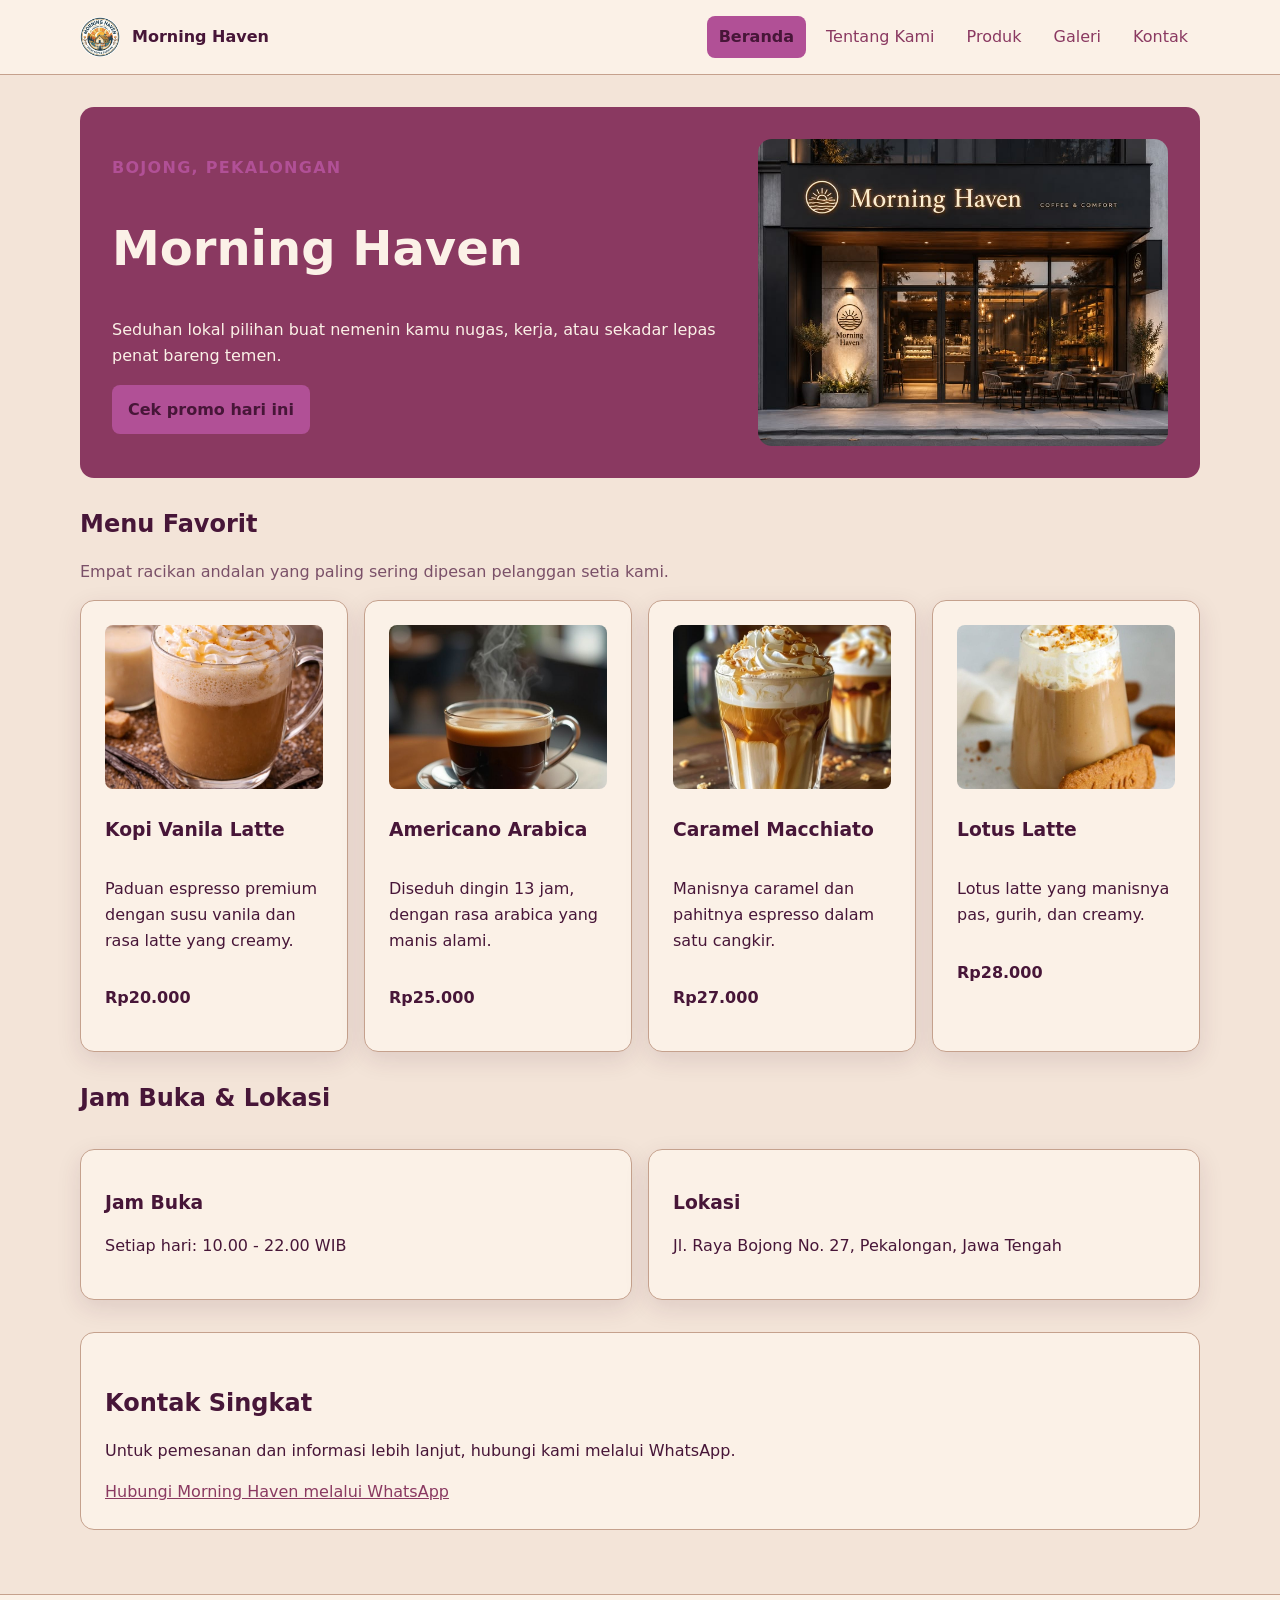
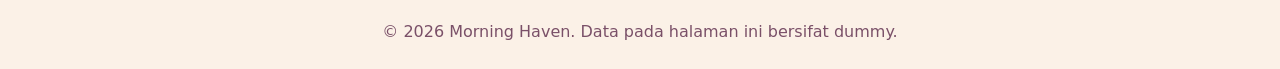
<file: index.html>
<!doctype html>
<html lang="id">
<head>
  <meta charset="utf-8">
  <meta name="viewport" content="width=device-width, initial-scale=1">
  <meta name="description" content="Morning Haven, teman nyantai dan nongkrong di Bojong, Pekalongan.">
  <title>Morning Haven - Teman Nyantai & Nongkrong</title>
  <link rel="stylesheet" href="css/style.css">

  <script src="js/app.js" defer></script>
</head>
<body>

<a class="skip-link" href="#konten">Lewati ke konten utama</a>

<header class="site-header">
  <nav class="nav container" aria-label="Navigasi utama">
    <a class="brand" href="index.html">
      <img src="assest/images/logo_morninghaven.jpeg" width="40" height="40" alt="Logo Morning Haven">
      <span>Morning Haven</span>
    </a>

    <details class="mobile-menu">
      <summary aria-label="Buka menu navigasi">
        <span class="hamburger" aria-hidden="true">☰</span>
        <span>Menu</span>
      </summary>

      <ul>
        <li><a aria-current="page" href="index.html">Beranda</a></li>
        <li><a href="tentang.html">Tentang Kami</a></li>
        <li><a href="produk.html">Produk</a></li>
        <li><a href="galeri.html">Galeri</a></li>
        <li><a href="kontak.html">Kontak</a></li>
      </ul>
    </details>

    <ul class="desktop-menu">
        <li><a aria-current="page" href="index.html">Beranda</a></li>
        <li><a href="tentang.html">Tentang Kami</a></li>
        <li><a href="produk.html">Produk</a></li>
        <li><a href="galeri.html">Galeri</a></li>
        <li><a href="kontak.html">Kontak</a></li>
    </ul>
  </nav>
</header>

<main id="konten" class="page container">

  <section class="hero">
    <div class="hero-content">
      <p class="eyebrow">Bojong, Pekalongan</p>
      <h1>Morning Haven</h1>
      <p>Seduhan lokal pilihan buat nemenin kamu nugas, kerja, atau sekadar lepas penat bareng temen.</p>
      <button id="promoButton" type="button">Cek promo hari ini</button>
    </div>

    <img
      class="hero-image"
      src="assest/images/tampak_depan_morninghaven.jpeg"
      width="1000"
      height="750"
      alt="Tampak depan kedai Morning Haven">
  </section>

  <section>
    <h2>Menu Favorit</h2>
    <p class="section-note">Empat racikan andalan yang paling sering dipesan pelanggan setia kami.</p>

    <div class="product-grid menu-4">
      <article class="product-card">
        <img class="product-photo" src="assest/images/kopi_vanilalatte.jpeg" width="400" height="300" loading="lazy" alt="Kopi Vanila Latte dalam gelas">
        <h3>Kopi Vanila Latte</h3>
        <p>Paduan espresso premium dengan susu vanila dan rasa latte yang creamy.</p>
        <p class="price">Rp20.000</p>
      </article>

      <article class="product-card">
        <img class="product-photo" src="assest/images/americano_arabica.jpeg" width="400" height="300" loading="lazy" alt="Americano Arabica dingin dalam gelas">
        <h3>Americano Arabica</h3>
        <p>Diseduh dingin 13 jam, dengan rasa arabica yang manis alami.</p>
        <p class="price">Rp25.000</p>
      </article>

      <article class="product-card">
        <img class="product-photo" src="assest/images/caramel_macchiato.jpeg" width="400" height="300" loading="lazy" alt="Caramel Macchiato dengan lapisan caramel">
        <h3>Caramel Macchiato</h3>
        <p>Manisnya caramel dan pahitnya espresso dalam satu cangkir.</p>
        <p class="price">Rp27.000</p>
      </article>

      <article class="product-card">
        <img class="product-photo" src="assest/images/lotus_latte.jpeg" width="400" height="300" loading="lazy" alt="Lotus Latte dalam gelas">
        <h3>Lotus Latte</h3>
        <p>Lotus latte yang manisnya pas, gurih, dan creamy.</p>
        <p class="price">Rp28.000</p>
      </article>
    </div>
  </section>

  <section class="info-section">
    <h2>Jam Buka &amp; Lokasi</h2>

    <div class="info-card">
      <h3>Jam Buka</h3>
      <p>Setiap hari: 10.00 - 22.00 WIB</p>
    </div>

    <div class="info-card">
      <h3>Lokasi</h3>
      <p>Jl. Raya Bojong No. 27, Pekalongan, Jawa Tengah</p>
    </div>
  </section>

  <section class="contact-section" id="kontak" aria-labelledby="kontak-title">
    <h2 id="kontak-title">Kontak Singkat</h2>
    <p>Untuk pemesanan dan informasi lebih lanjut, hubungi kami melalui WhatsApp.</p>
    <a href="https://wa.me/6282314117776" target="_blank" rel="noopener noreferrer">Hubungi Morning Haven melalui WhatsApp</a>
  </section>
</main>

<footer class="site-footer">
  <p>&copy; 2026 Morning Haven. Data pada halaman ini bersifat dummy.</p>
</footer>

<script src="js/script.js"></script>
</body>
</html>
</file>
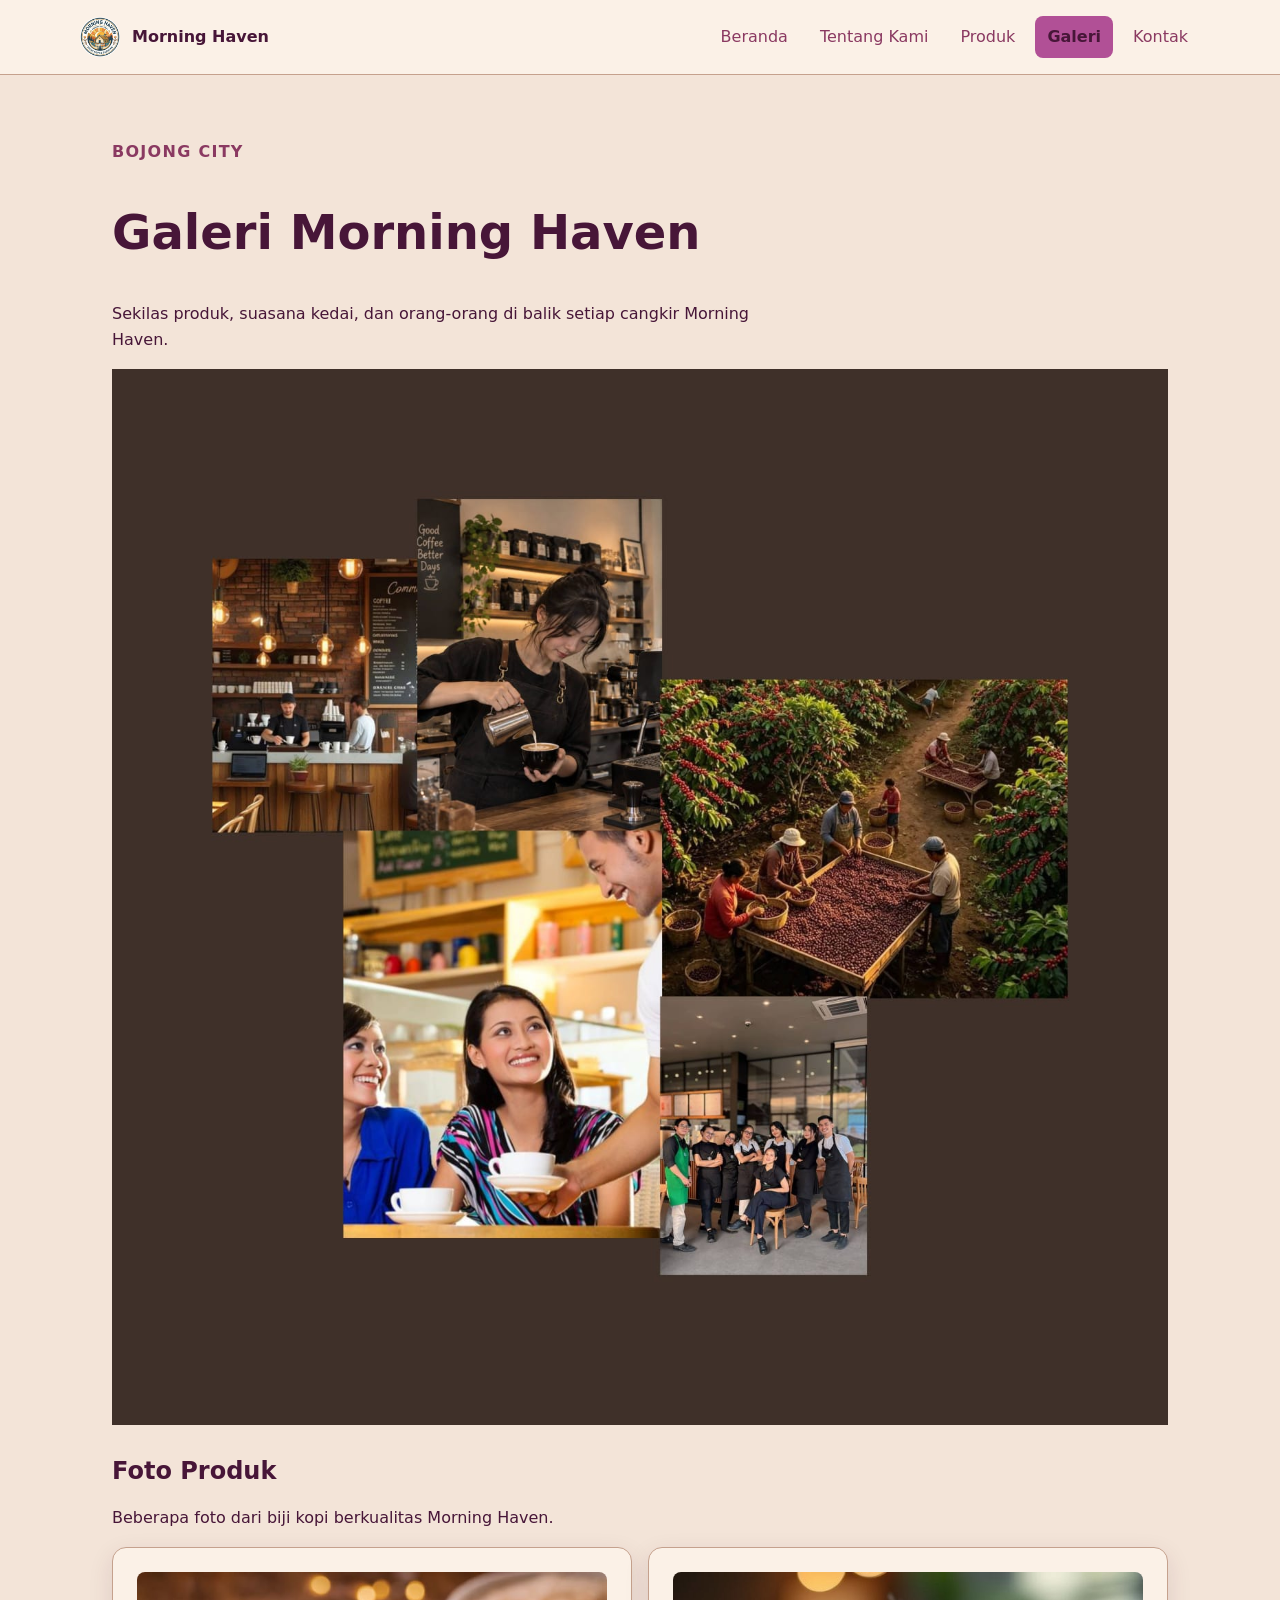
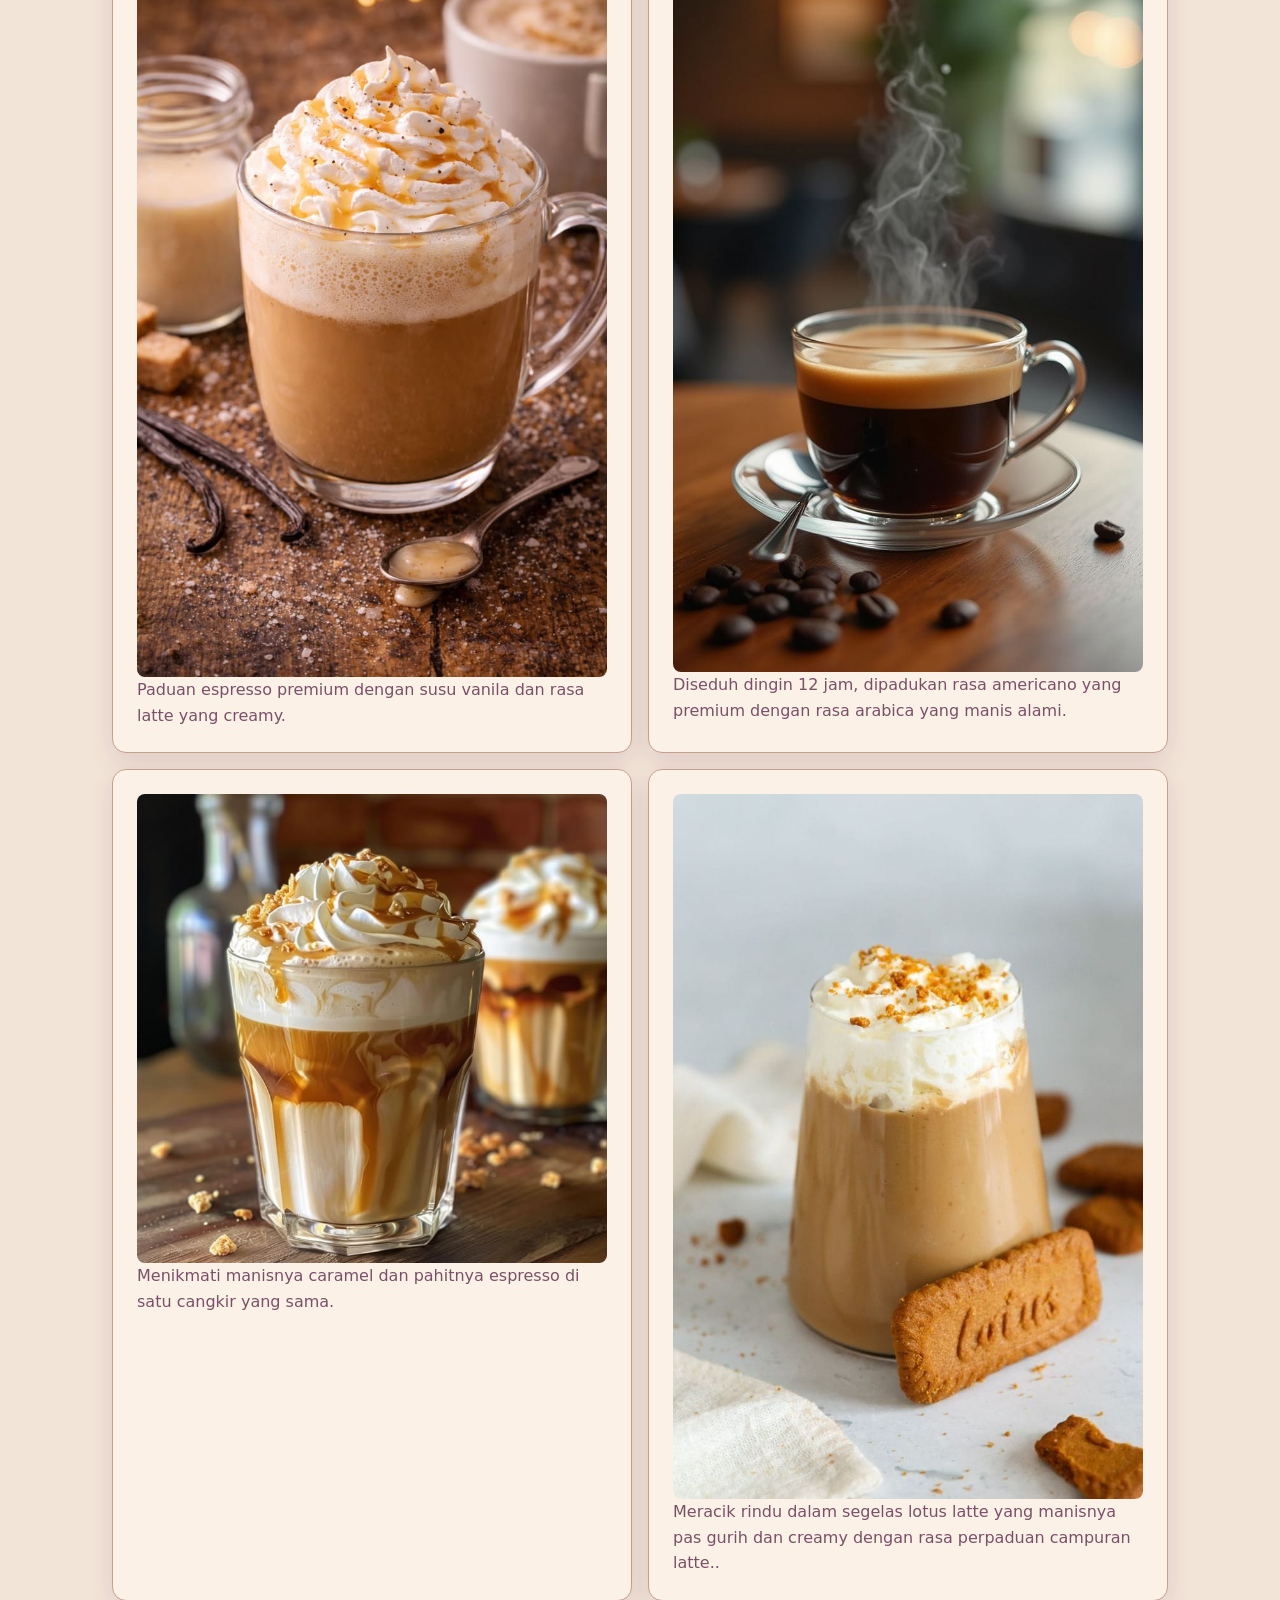
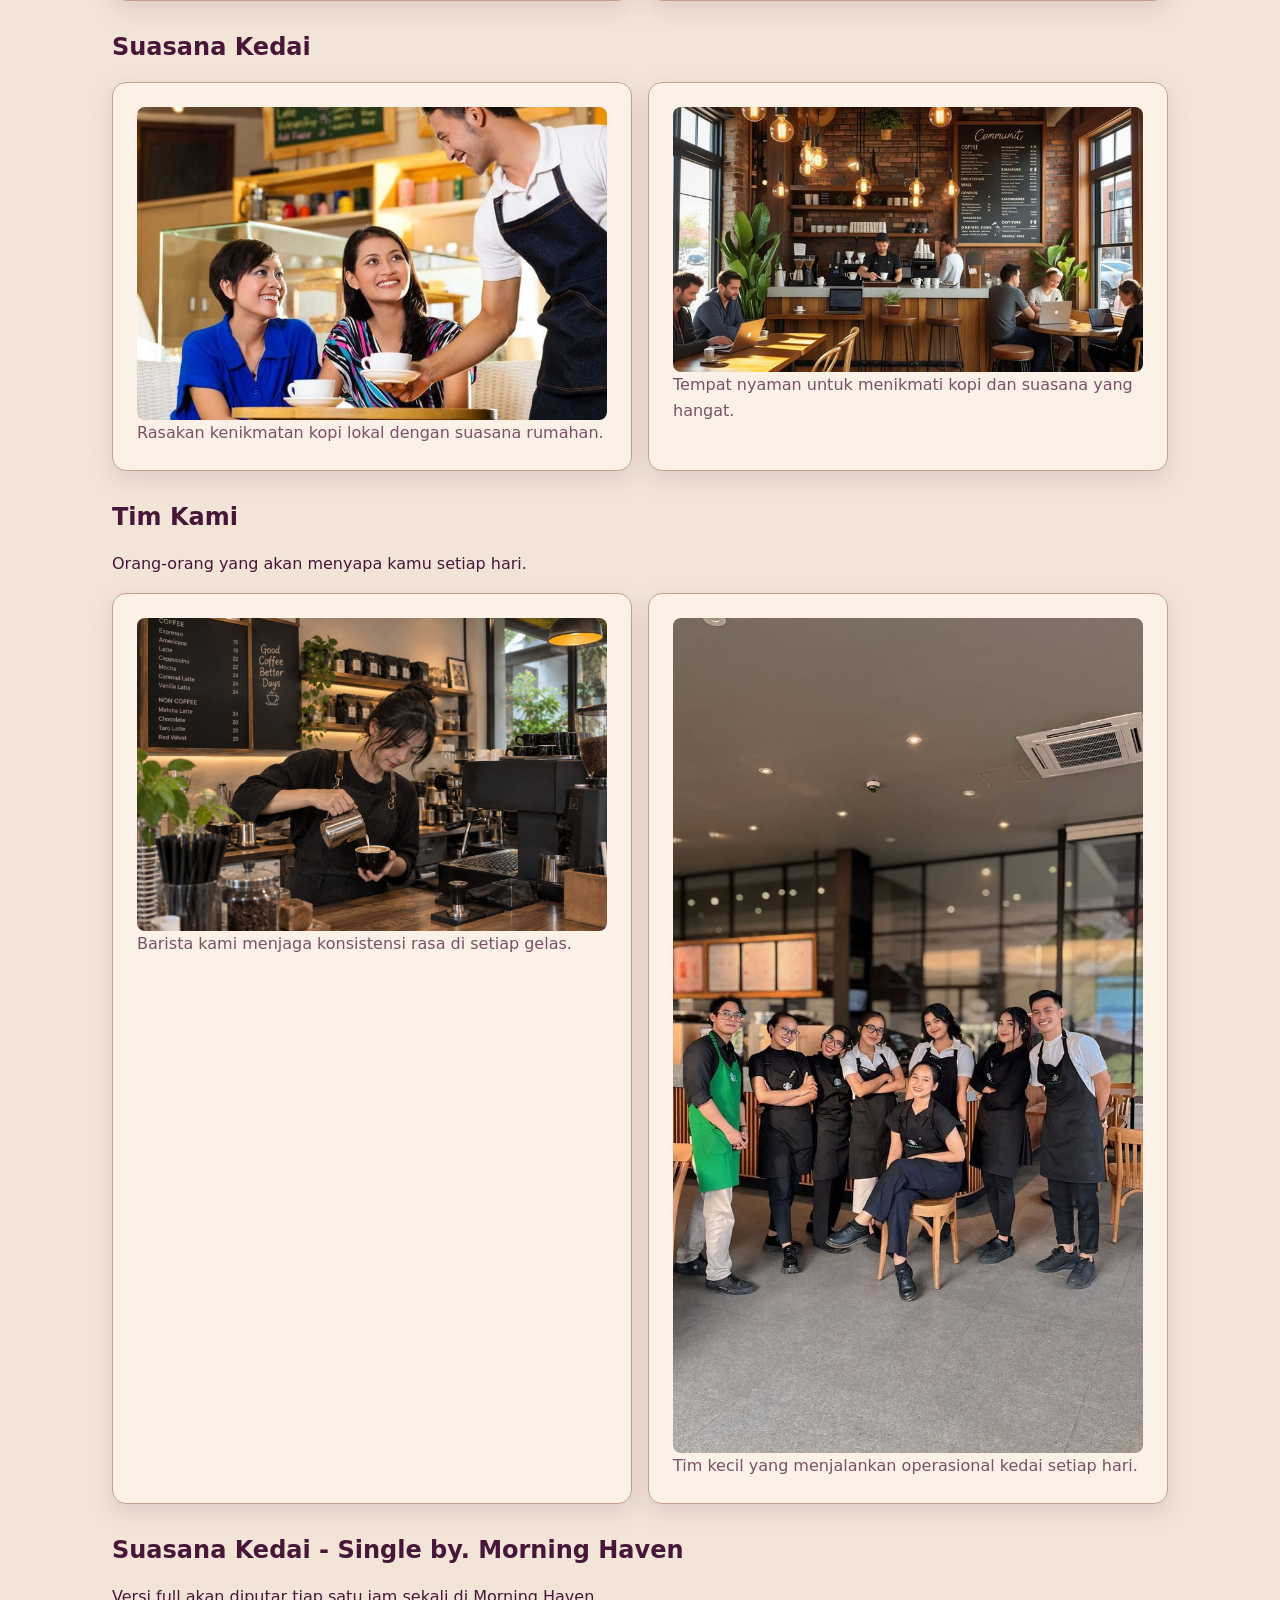
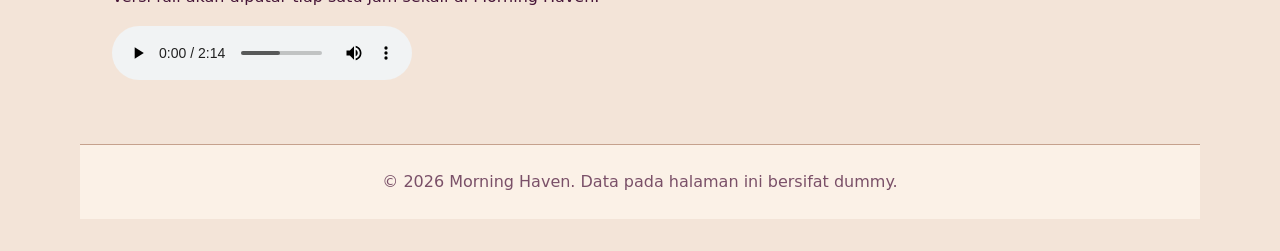
<file: galeri.html>
<!DOCTYPE html>
<html lang="id">

<head>
    <meta charset="utf-8" />
    <meta name="viewport" content="width=device-width, initial-scale=1" />
    <title>Morning Haven - Website UMKM</title>
    <link rel="icon" href="favicon.ico" sizes="any" />
    <link rel="stylesheet" href="css/style.css" />

    <script src="js/app.js" defer></script>
</head>

<body>
    <header class="site-header">
  <nav class="nav container" aria-label="Navigasi utama">
    <a class="brand" href="index.html">
      <img src="assest/images/logo_morninghaven.jpeg" width="40" height="40" alt="Logo Morning Haven">
      <span>Morning Haven</span>
    </a>

    <details class="mobile-menu">
      <summary aria-label="Buka menu navigasi">
        <span class="hamburger" aria-hidden="true">☰</span>
        <span>Menu</span>
      </summary>

      <ul>
        <li><a href="index.html">Beranda</a></li>
        <li><a href="tentang.html">Tentang Kami</a></li>
        <li><a href="produk.html">Produk</a></li>
        <li><a aria-current="page" href="galeri.html">Galeri</a></li>
        <li><a href="kontak.html">Kontak</a></li>
      </ul>
    </details>

    <ul class="desktop-menu">
        <li><a href="index.html">Beranda</a></li>
        <li><a href="tentang.html">Tentang Kami</a></li>
        <li><a href="produk.html">Produk</a></li>
        <li><a aria-current="page" href="galeri.html">Galeri</a></li>
        <li><a href="kontak.html">Kontak</a></li>
    </ul>
  </nav>
</header>

    <main id="konten" class="page">
    <main id="konten" class="page" tabindex="-1">
        <section class="about-hero" aria-labelledby="galeri-hero-title">
            <div class="about-copy">
                <span class="eyebrow">Bojong City</span>
                <h1 id="galeri-hero-title">Galeri Morning Haven</h1>
                <p class="about-desc">Sekilas produk, suasana kedai, dan orang-orang di balik setiap cangkir Morning Haven.</p>
            </div>
            <div class="about-img-wrapper">
                <img src="assest/images/galeri_morninghaven.jpeg"
                    alt="Bingkai tempoe doeloe Morning Haven" class="about-img" />
            </div>
        </section>

        <section class="section" aria-labelledby="produk-media-title">
            <div class="section-head">
                <h2 id="produk-media-title">Foto Produk</h2>
                <p>Beberapa foto dari biji kopi berkualitas Morning Haven.</p>
            </div>
            <div class="gallery-grid">
                <figure class="media-card">
                    <img src="assest/images/kopi_vanilalatte.jpeg" alt="Kopi Vanila latte mood booster terbaikku hari ini" />
                    <figcaption>Paduan espresso premium dengan susu vanila dan rasa latte yang creamy.</figcaption>
                </figure>
                <figure class="media-card">
                    <img src="assest/images/americano_arabica.jpeg" alt="Americano Arabica dengan disajikan segelas kopi pahit es bikin nagih" />
                    <figcaption>Diseduh dingin 12 jam, dipadukan rasa americano yang premium dengan rasa arabica yang manis alami.</figcaption>
                </figure>
                <figure class="media-card">
                    <img src="assest/images/caramel_macchiato.jpeg" alt="Caramel Macchiato dengan rasa caramel yang manis dan creamy" />
                    <figcaption> Menikmati manisnya caramel dan pahitnya espresso di satu cangkir yang sama.</figcaption>
                </figure>
                <figure class="media-card">
                    <img src="assest/images/lotus_latte.jpeg" alt="Lotus dengan perpaduan sempurna latte yang creamy" />
                    <figcaption> Meracik rindu dalam segelas lotus latte yang manisnya pas gurih dan creamy dengan rasa perpaduan campuran latte..</figcaption>
                </figure>
            </div>
        </section>

        <section class="section" aria-labelledby="suasana-title">
            <div class="section-head">
                <h2 id="suasana-title">Suasana Kedai</h2>
            </div>
            <div class="gallery-grid">
                <figure class="media-card">
                    <img src="assest/images/waiters_morninghaven.jpeg"
                        alt="Suasana kedai Morning Haven dengan waiters yang siap melayani" />
                    <figcaption>Rasakan kenikmatan kopi lokal dengan suasana rumahan.</figcaption>
                </figure>
                <figure class="media-card">
                    <img src="assest/images/suasana_morninghaven.jpeg" alt="Suasana pelanggan di kedai Morning Haven" />
                    <figcaption>Tempat nyaman untuk menikmati kopi dan suasana yang hangat.</figcaption>
                </figure>
            </div>
        </section>

        <section class="section" aria-labelledby="tim-title">
            <div class="section-head">
                <h2 id="tim-title">Tim Kami</h2>
                <p>Orang-orang yang akan menyapa kamu setiap hari.</p>
            </div>
            <div class="gallery-grid">
                <figure class="media-card">
                    <img src="assest/images/barista_morninghaven.jpeg" alt="Barista Morning Haven sedang menyeduh kopi" />
                    <figcaption>Barista kami menjaga konsistensi rasa di setiap gelas.</figcaption>
                </figure>
                <figure class="media-card">
                    <img src="assest/images/morninghaven_team.jpeg" alt="Tim Morning Haven berfoto bersama di depan kedai" />
                    <figcaption>Tim kecil yang menjalankan operasional kedai setiap hari.</figcaption>
                </figure>
            </div>
        </section>

        <section class="section" aria-labelledby="audio-title">
            <div class="section-head">
                <h2 id="audio-title">Suasana Kedai - Single by. Morning Haven</h2>
            </div>
            <div class="audio-wrap">
                <p id="audio-note" class="audio-caption">Versi full akan diputar tiap satu jam sekali di Morning Haven.</p>
                <audio controls aria-describedby="audio-note" class="audio-player"
                    src="assest/audio/suasana_kedai.mp3">
                    Browser Anda tidak mendukung pemutar audio.
                </audio>
            </div>
        </section>
    </main>

    <footer class="site-footer">
        <p>&copy; 2026 Morning Haven. Data pada halaman ini bersifat dummy.</p>
    </footer>

    <script src="js/script.js"></script>
</body>

</html>
</file>
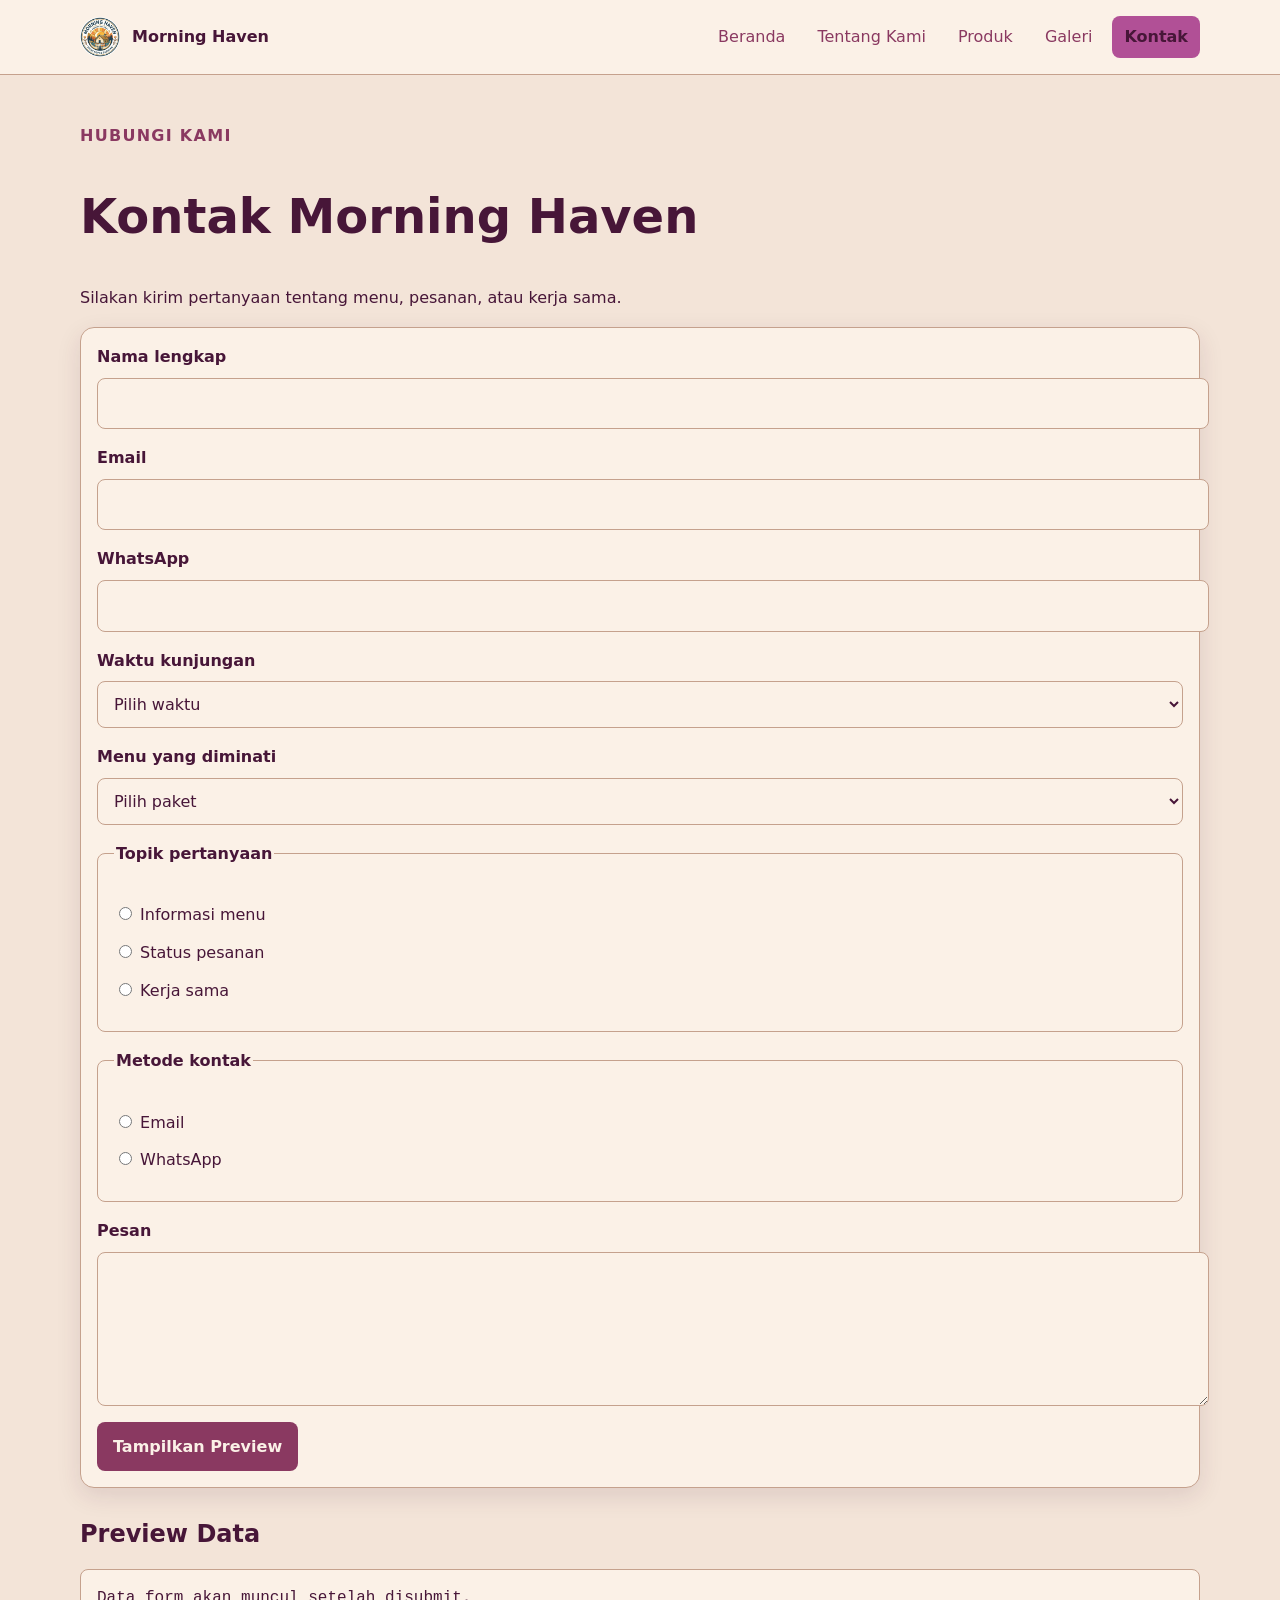
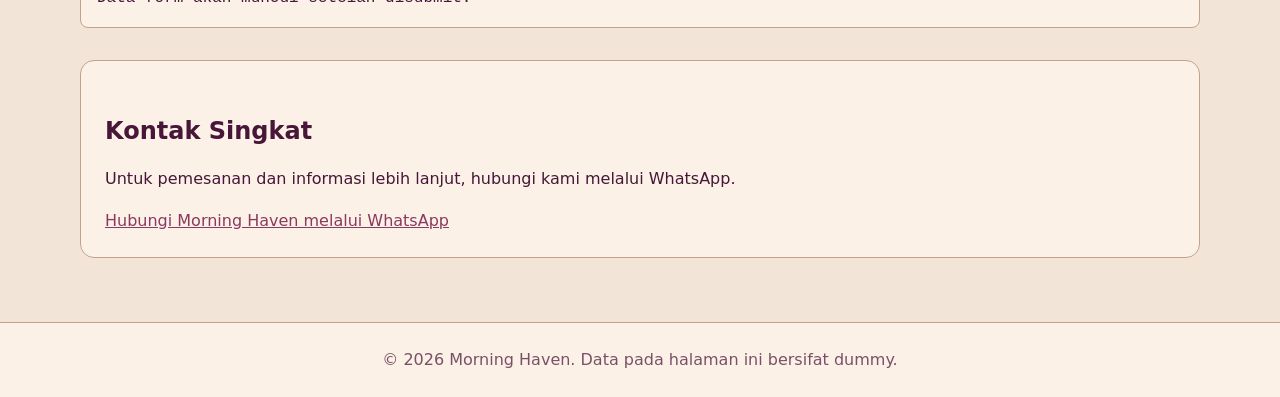
<file: kontak.html>
<!doctype html>
<html lang="id">
<head>
  <meta charset="utf-8">
  <meta name="viewport" content="width=device-width, initial-scale=1">
  <meta name="description" content="Morning Haven, teman nyantai dan nongkrong di Bojong, Pekalongan.">
  <title>Kontak Morning Haven</title>
  <link rel="stylesheet" href="css/style.css">
  <script src="js/form.js" defer></script>

  <script src="js/app.js" defer></script>
</head>
<body>

<a class="skip-link" href="#konten">Lewati ke konten utama</a>

<header class="site-header">
  <nav class="nav container" aria-label="Navigasi utama">
    <a class="brand" href="index.html">
      <img src="assest/images/logo_morninghaven.jpeg" width="40" height="40" alt="Logo Morning Haven">
      <span>Morning Haven</span>
    </a>

    <details class="mobile-menu">
      <summary aria-label="Buka menu navigasi">
        <span class="hamburger" aria-hidden="true">☰</span>
        <span>Menu</span>
      </summary>

      <ul>
        <li><a href="index.html">Beranda</a></li>
        <li><a href="tentang.html">Tentang Kami</a></li>
        <li><a href="produk.html">Produk</a></li>
        <li><a href="galeri.html">Galeri</a></li>
        <li><a aria-current="page" href="kontak.html">Kontak</a></li>
      </ul>
    </details>

    <ul class="desktop-menu">
        <li><a href="index.html">Beranda</a></li>
        <li><a href="tentang.html">Tentang Kami</a></li>
        <li><a href="produk.html">Produk</a></li>
        <li><a href="galeri.html">Galeri</a></li>
        <li><a aria-current="page" href="kontak.html">Kontak</a></li>
    </ul>
  </nav>
</header>

<main id="konten" class="page container">


  <section>
    <p class="eyebrow">Hubungi Kami</p>
    <h1>Kontak Morning Haven</h1>
    <p>
      Silakan kirim pertanyaan tentang menu, pesanan, atau kerja sama.
    </p>

    <form id="form-kontak" action="#" method="post">

      <div class="field">
        <label for="nama">Nama lengkap</label>
        <input
          id="nama"
          name="nama"
          type="text"
          autocomplete="name"
          required>
      </div>

      <div class="field">
        <label for="email">Email</label>
        <input
          id="email"
          name="email"
          type="email"
          autocomplete="email"
          required>
      </div>

      <div class="field">
        <label for="whatsapp">WhatsApp</label>
        <input
          id="whatsapp"
          name="whatsapp"
          type="tel"
          autocomplete="tel"
          required>
      </div>

      <div class="field">
        <label for="waktu">Waktu kunjungan</label>
        <select id="waktu" name="waktu" required>
          <option value="">Pilih waktu</option>
          <option value="pagi">Pagi</option>
          <option value="siang">Siang</option>
          <option value="sore">Sore</option>
          <option value="malam">Malam</option>
        </select>
      </div>

      <div class="field">
        <label for="paket">Menu yang diminati</label>
        <select id="paket" name="paket" required>
          <option value="">Pilih paket</option>
          <option value="latte">Latte</option>
          <option value="americano">Americano</option>
          <option value="lainnya">Lainnya</option>
        </select>
      </div>

      <fieldset>
        <legend>Topik pertanyaan</legend>

        <label>
          <input
            type="radio"
            name="topik"
            value="produk"
            required>
          Informasi menu
        </label>

        <label>
          <input
            type="radio"
            name="topik"
            value="pesanan">
          Status pesanan
        </label>

        <label>
          <input
            type="radio"
            name="topik"
            value="kerja sama">
          Kerja sama
        </label>
      </fieldset>

      <fieldset>
        <legend>Metode kontak</legend>

        <label>
          <input
            type="radio"
            name="metode"
            value="email">
          Email
        </label>

        <label>
          <input
            type="radio"
            name="metode"
            value="whatsapp">
          WhatsApp
        </label>
      </fieldset>

      <div class="field">
        <label for="pesan">Pesan</label>
        <textarea
          id="pesan"
          name="pesan"
          rows="5"
          minlength="10"
          required></textarea>
      </div>

      <button type="submit">Tampilkan Preview</button>

    </form>
  </section>

  <section aria-labelledby="preview-title">
    <h2 id="preview-title">Preview Data</h2>
    <pre id="preview-form" aria-live="polite">Data form akan muncul setelah disubmit.</pre>
  </section>

  <section
    class="contact-section"
    id="kontak"
    aria-labelledby="kontak-title">

    <h2 id="kontak-title">Kontak Singkat</h2>

    <p>
      Untuk pemesanan dan informasi lebih lanjut, hubungi kami melalui WhatsApp.
    </p>

    <a
      href="https://wa.me/6282314117776"
      target="_blank"
      rel="noopener noreferrer">
      Hubungi Morning Haven melalui WhatsApp
    </a>

  </section>


</main>

<footer class="site-footer">
  <p>&copy; 2026 Morning Haven. Data pada halaman ini bersifat dummy.</p>
</footer>

</body>
</html>
</file>
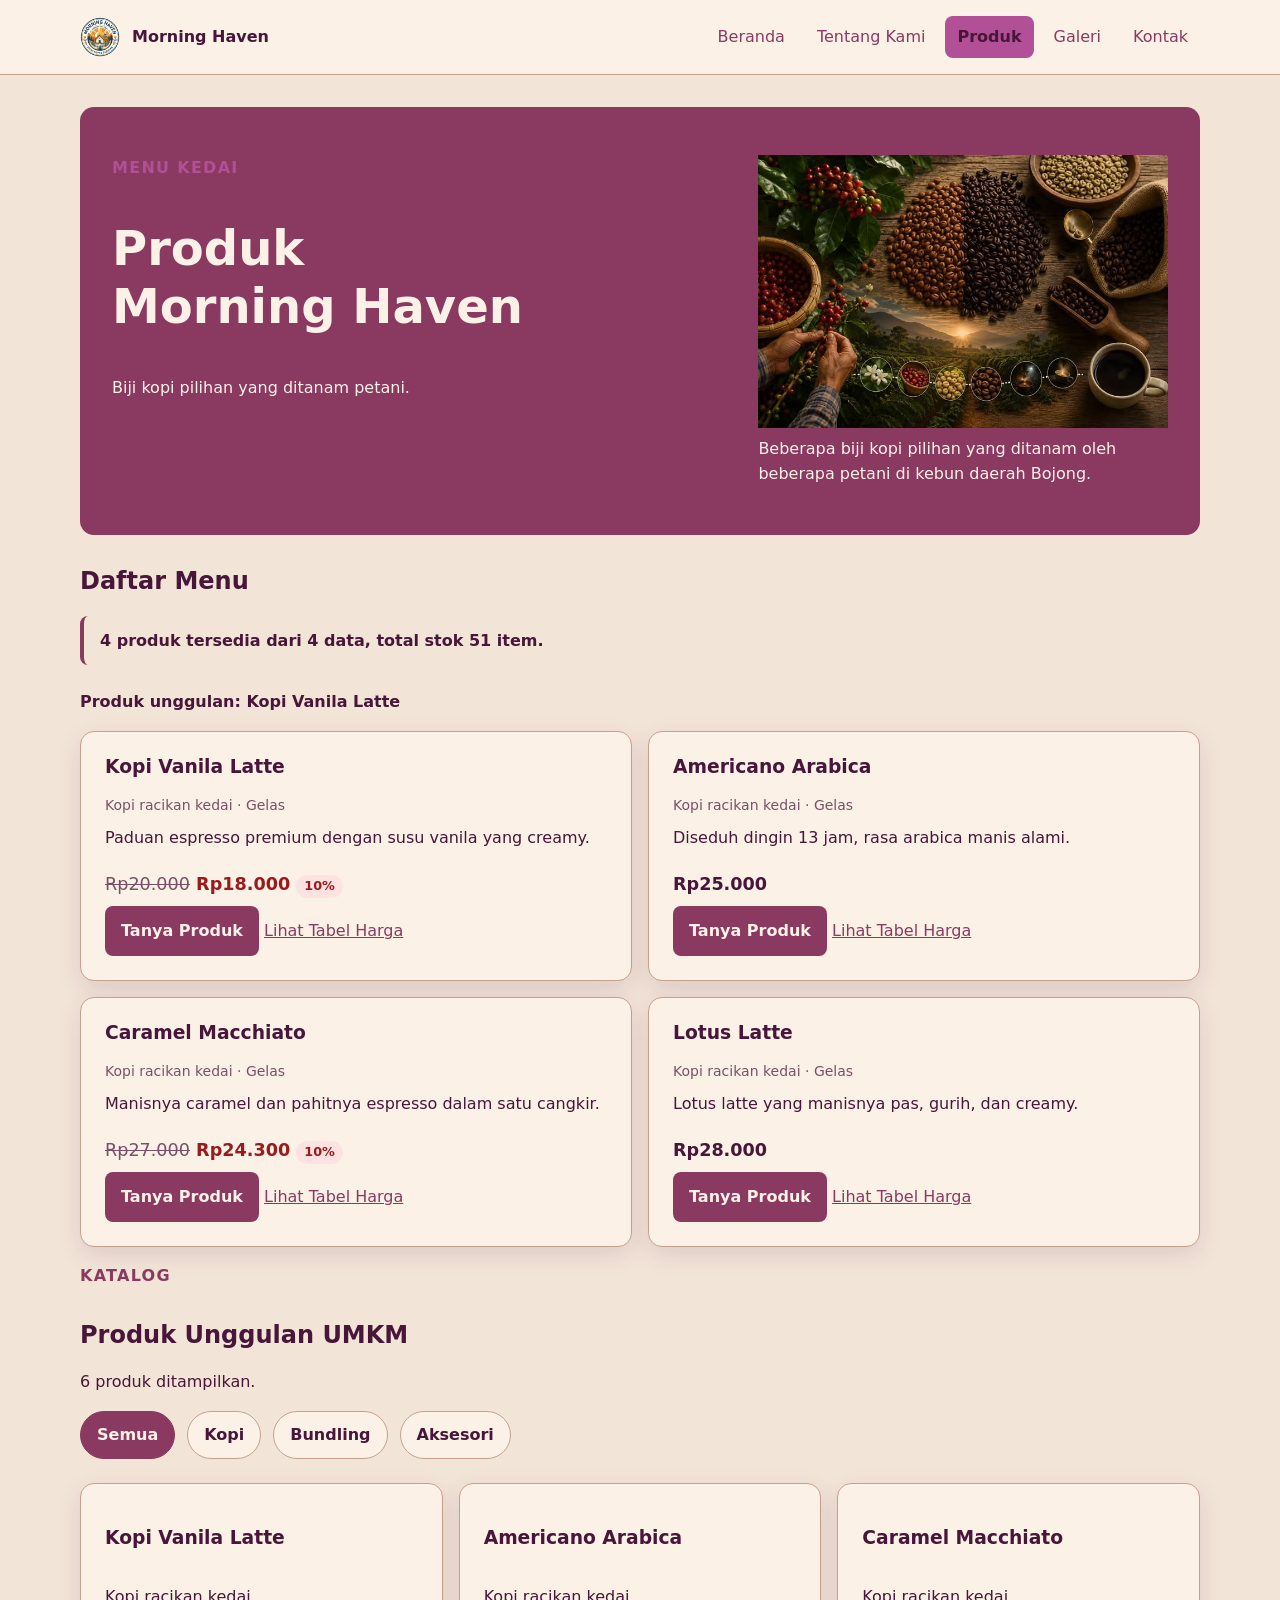
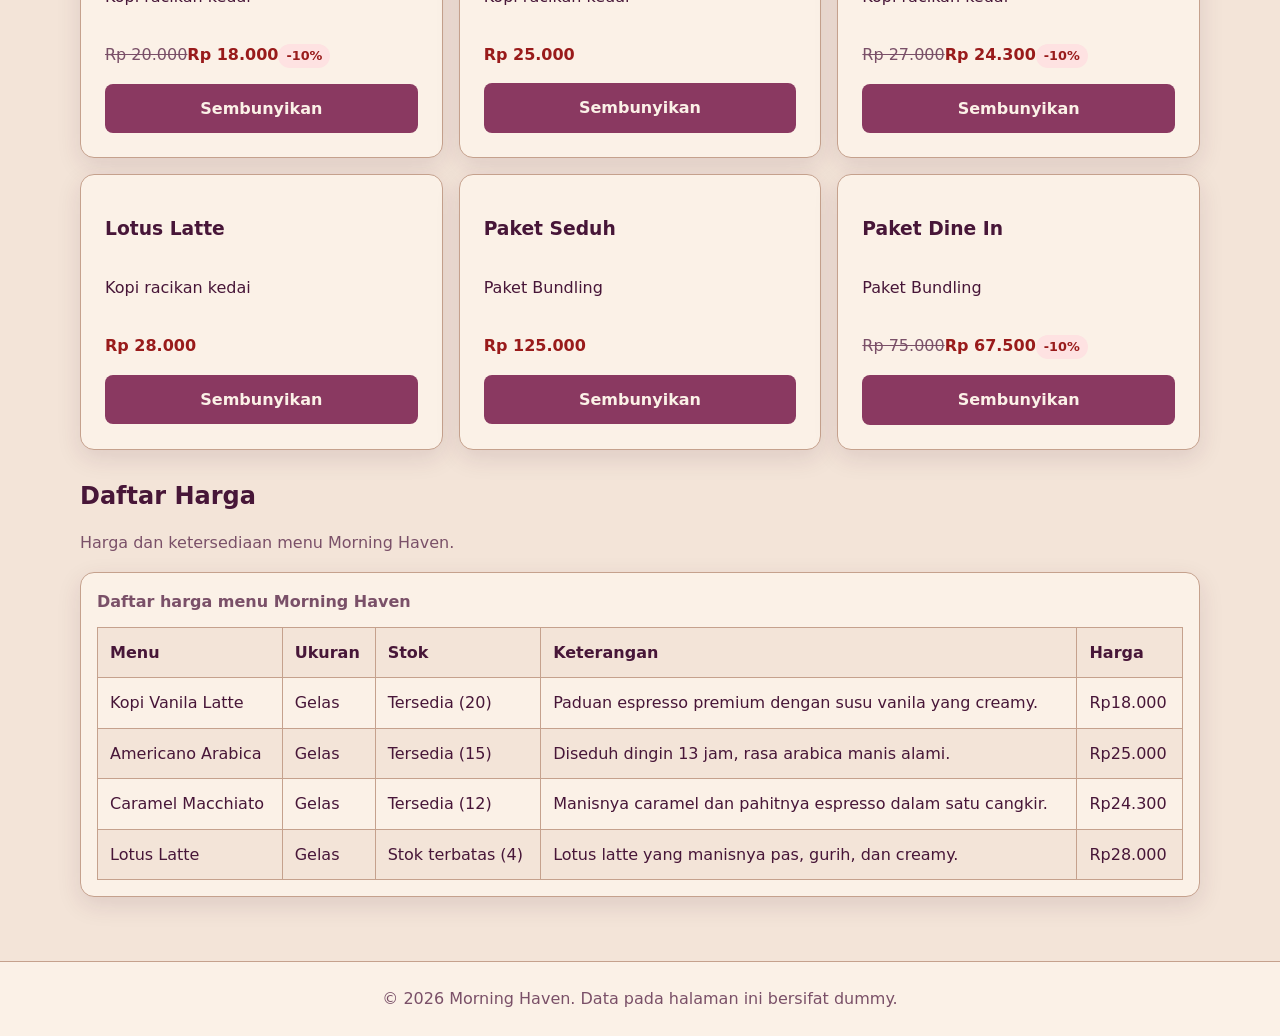
<file: produk.html>
<!doctype html>
<html lang="id">
<head>
  <meta charset="utf-8">
  <meta name="viewport" content="width=device-width, initial-scale=1">
  <meta name="description" content="Morning Haven, teman nyantai dan nongkrong di Bojong, Pekalongan.">
  <title>Menu Morning Haven</title>
  <link rel="stylesheet" href="css/style.css">

  <script src="js/app.js" defer></script>
</head>
<body>

<a class="skip-link" href="#konten">Lewati ke konten utama</a>

<header class="site-header">
  <nav class="nav container" aria-label="Navigasi utama">
    <a class="brand" href="index.html">
      <img src="assest/images/logo_morninghaven.jpeg" width="40" height="40" alt="Logo Morning Haven">
      <span>Morning Haven</span>
    </a>

    <details class="mobile-menu">
      <summary aria-label="Buka menu navigasi">
        <span class="hamburger" aria-hidden="true">☰</span>
        <span>Menu</span>
      </summary>

      <ul>
        <li><a href="index.html">Beranda</a></li>
        <li><a href="tentang.html">Tentang Kami</a></li>
        <li><a aria-current="page" href="produk.html">Produk</a></li>
        <li><a href="galeri.html">Galeri</a></li>
        <li><a href="kontak.html">Kontak</a></li>
      </ul>
    </details>

    <ul class="desktop-menu">
        <li><a href="index.html">Beranda</a></li>
        <li><a href="tentang.html">Tentang Kami</a></li>
        <li><a aria-current="page" href="produk.html">Produk</a></li>
        <li><a href="galeri.html">Galeri</a></li>
        <li><a href="kontak.html">Kontak</a></li>
    </ul>
  </nav>
</header>

<main id="konten" class="page container">

  <section class="hero" aria-labelledby="hero-title">
    <div class="hero-content">
      <p class="eyebrow">Menu Kedai</p>
      <h1 id="hero-title">Produk Morning Haven</h1>
      <p>Biji kopi pilihan yang ditanam petani.</p>
    </div>
    <figure class="hero-image product-visual">
      <img src="assest/images/biji_morning_haven.jpeg" width="800" height="600" alt="Biji kopi pilihan yang ditanam di kebun daerah Bojong">
      <figcaption>Beberapa biji kopi pilihan yang ditanam oleh beberapa petani di kebun daerah Bojong.</figcaption>
    </figure>
  </section>

  <!-- DAFTAR MENU -->
  <section aria-labelledby="produk-js-title">
    <h2 id="produk-js-title">Daftar Menu</h2>
    <p id="product-summary" class="product-summary" aria-live="polite">4 produk tersedia dari 4 data, total stok 51 item.</p>
    <p id="product-highlight" class="product-highlight">Produk unggulan: Kopi Vanila Latte</p>

    <div class="product-grid product-grid-2" id="product-list">

      <!-- KOPI VANILA LATTE -->
      <article class="product-card js-product-card">
        <h3>Kopi Vanila Latte</h3>
        <p class="product-detail">Kopi racikan kedai · Gelas</p>
        <p>Paduan espresso premium dengan susu vanila yang creamy.</p>
        <p class="price">
          <del class="price-normal">Rp20.000</del>
          <span class="price-promo">Rp18.000</span>
          <span class="discount-badge">10%</span>
        </p>

        <div class="product-actions">
          
      <a class="button" href="https://wa.me/082314117776?text=Halo%20Morning%20Haven%2C%20saya%20ingin%20bertanya%20tentang%20Kopi%20Vanila%20Latte." 
        target="_blank" rel="noopener">
        Tanya Produk
    </a>
      
      <a class="lihat-tabel-harga" href="#tabel-harga">
        Lihat Tabel Harga
  </a>

      </article>

      <!-- AMERICANO ARABICA -->
      <article class="product-card js-product-card">
        <h3>Americano Arabica</h3>
        <p class="product-detail">Kopi racikan kedai · Gelas</p>
        <p>Diseduh dingin 13 jam, rasa arabica manis alami.</p>
        <p class="price">Rp25.000</p>

         <div class="product-actions">
          
      <a class="button" href="https://wa.me/082314117776?text=Halo%20Morning%20Haven%2C%20saya%20ingin%20bertanya%20tentang%20Kopi%20Vanila%20Latte." 
        target="_blank" rel="noopener">
        Tanya Produk
    </a>
      
      <a class="lihat-tabel-harga" href="#tabel-harga">
        Lihat Tabel Harga
  </a>

      </article>

      <!-- CARAMEL MACCHIATO -->
      <article class="product-card js-product-card">
        <h3>Caramel Macchiato</h3>
        <p class="product-detail">Kopi racikan kedai · Gelas</p>
        <p>Manisnya caramel dan pahitnya espresso dalam satu cangkir.</p>
        <p class="price">
          <del class="price-normal">Rp27.000</del>
          <span class="price-promo">Rp24.300</span>
          <span class="discount-badge">10%</span>
        </p>

        <div class="product-actions">
          
      <a class="button" href="https://wa.me/082314117776?text=Halo%20Morning%20Haven%2C%20saya%20ingin%20bertanya%20tentang%20Kopi%20Vanila%20Latte." 
        target="_blank" rel="noopener">
        Tanya Produk
    </a>
      
      <a class="lihat-tabel-harga" href="#tabel-harga">
        Lihat Tabel Harga
  </a>

      </article>

      <!-- LOTUS LATTE -->
      <article class="product-card js-product-card">
        <h3>Lotus Latte</h3>
        <p class="product-detail">Kopi racikan kedai · Gelas</p>
        <p>Lotus latte yang manisnya pas, gurih, dan creamy.</p>
        <p class="price">Rp28.000</p>

    <div class="product-actions">
          
      <a class="button" href="https://wa.me/082314117776?text=Halo%20Morning%20Haven%2C%20saya%20ingin%20bertanya%20tentang%20Kopi%20Vanila%20Latte." 
        target="_blank" rel="noopener">
        Tanya Produk
    </a>
      
      <a class="lihat-tabel-harga" href="#tabel-harga">
        Lihat Tabel Harga
  </a>

</div>
      </article>

    </div>
  </section>

  <!-- PRODUK UNGGULAN UMKM -->
  <section class="product-section" aria-labelledby="produk-title">
    <div class="section-heading">
      <p class="eyebrow">Katalog</p>
      <h2 id="produk-title">Produk Unggulan UMKM</h2>
      <p id="produk-status" class="produk-status">Produk belum dimuat.</p>
    </div>

    <div class="filter-bar" aria-label="Filter kategori produk">
      <button type="button" class="filter-button is-active" data-filter="Semua">Semua</button>
      <button type="button" class="filter-button" data-filter="Kopi">Kopi</button>
      <button type="button" class="filter-button" data-filter="Bundling">Bundling</button>
      <button type="button" class="filter-button" data-filter="Aksesori">Aksesori</button>
    </div>

    <div id="produk-grid" class="product-grid" aria-live="polite"></div>
  </section>

 <!-- DAFTAR HARGA -->
<section id="tabel-harga" aria-labelledby="harga-title">
    <h2 id="harga-title">Daftar Harga</h2>
    <p class="section-note">Harga dan ketersediaan menu Morning Haven.</p>

    <div class="table-box">
      <div class="table-scroll" role="region" aria-labelledby="daftar-harga-caption" tabindex="0">
        <table>
          <caption id="daftar-harga-caption">Daftar harga menu Morning Haven</caption>
          <thead>
            <tr>
              <th scope="col">Menu</th>
              <th scope="col">Ukuran</th>
              <th scope="col">Stok</th>
              <th scope="col">Keterangan</th>
              <th scope="col">Harga</th>
            </tr>
          </thead>
          <tbody id="product-table-body">
            <tr>
              <td>Kopi Vanila Latte</td>
              <td>Gelas</td>
              <td>Tersedia (20)</td>
              <td>Paduan espresso premium dengan susu vanila yang creamy.</td>
              <td>Rp18.000</td>
            </tr>
            <tr>
              <td>Americano Arabica</td>
              <td>Gelas</td>
              <td>Tersedia (15)</td>
              <td>Diseduh dingin 13 jam, rasa arabica manis alami.</td>
              <td>Rp25.000</td>
            </tr>
            <tr>
              <td>Caramel Macchiato</td>
              <td>Gelas</td>
              <td>Tersedia (12)</td>
              <td>Manisnya caramel dan pahitnya espresso dalam satu cangkir.</td>
              <td>Rp24.300</td>
            </tr>
            <tr>
              <td>Lotus Latte</td>
              <td>Gelas</td>
              <td>Stok terbatas (4)</td>
              <td>Lotus latte yang manisnya pas, gurih, dan creamy.</td>
              <td>Rp28.000</td>
            </tr>
          </tbody>
        </table>
      </div>
    </div>
  </section>

</main>

<footer class="site-footer">
  <p>&copy; 2026 Morning Haven. Data pada halaman ini bersifat dummy.</p>
</footer>

</body>
</html>
</file>
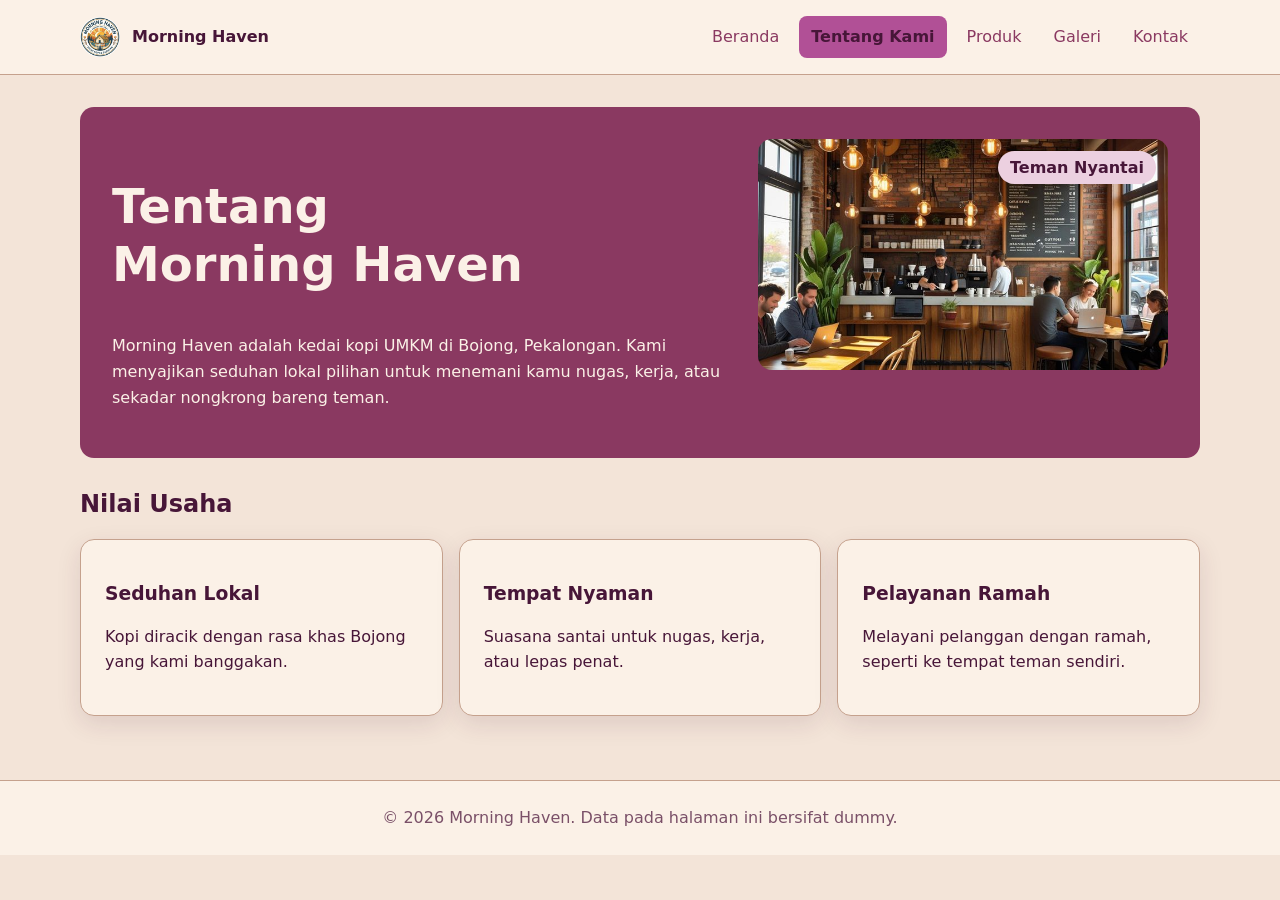
<file: tentang.html>
<!doctype html>
<html lang="id">
<head>
  <meta charset="utf-8">
  <meta name="viewport" content="width=device-width, initial-scale=1">
  <meta name="description" content="Morning Haven, teman nyantai dan nongkrong di Bojong, Pekalongan.">
  <title>Tentang Morning Haven</title>
  <link rel="stylesheet" href="css/style.css">

  <script src="js/app.js" defer></script>
</head>
<body>

<a class="skip-link" href="#konten">Lewati ke konten utama</a>

<header class="site-header">
  <nav class="nav container" aria-label="Navigasi utama">
    <a class="brand" href="index.html">
      <img src="assest/images/logo_morninghaven.jpeg" width="40" height="40" alt="Logo Morning Haven">
      <span>Morning Haven</span>
    </a>

    <details class="mobile-menu">
      <summary aria-label="Buka menu navigasi">
        <span class="hamburger" aria-hidden="true">☰</span>
        <span>Menu</span>
      </summary>

      <ul>
        <li><a href="index.html">Beranda</a></li>
        <li><a aria-current="page" href="tentang.html">Tentang Kami</a></li>
        <li><a href="produk.html">Produk</a></li>
        <li><a href="galeri.html">Galeri</a></li>
        <li><a href="kontak.html">Kontak</a></li>
      </ul>
    </details>

    <ul class="desktop-menu">
        <li><a href="index.html">Beranda</a></li>
        <li><a aria-current="page" href="tentang.html">Tentang Kami</a></li>
        <li><a href="produk.html">Produk</a></li>
        <li><a href="galeri.html">Galeri</a></li>
        <li><a href="kontak.html">Kontak</a></li>
    </ul>
  </nav>
</header>

<main id="konten" class="page container">

  <section class="hero">
    <div class="hero-content">
      <h1>Tentang Morning Haven</h1>
      <p>Morning Haven adalah kedai kopi UMKM di Bojong, Pekalongan. Kami menyajikan seduhan lokal pilihan untuk menemani kamu nugas, kerja, atau sekadar nongkrong bareng teman.</p>
    </div>

    <div class="hero-media">
      <img class="hero-image" src="assest/images/suasana_morninghaven.jpeg" width="1000" height="750" alt="Suasana kedai Morning Haven">
      <span class="hero-badge">Teman Nyantai</span>
    </div>
  </section>

  <section>
    <h2>Nilai Usaha</h2>

    <div class="nilai-list">
      <article class="info-card">
        <h3>Seduhan Lokal</h3>
        <p>Kopi diracik dengan rasa khas Bojong yang kami banggakan.</p>
      </article>
      <article class="info-card">
        <h3>Tempat Nyaman</h3>
        <p>Suasana santai untuk nugas, kerja, atau lepas penat.</p>
      </article>
      <article class="info-card">
        <h3>Pelayanan Ramah</h3>
        <p>Melayani pelanggan dengan ramah, seperti ke tempat teman sendiri.</p>
      </article>
    </div>
  </section>
</main>

<footer class="site-footer">
  <p>&copy; 2026 Morning Haven. Data pada halaman ini bersifat dummy.</p>
</footer>

</body>
</html>
</file>
<file: css/style.css>
:root {
  --color-primary: #8a3961;
  --color-primary-strong: #471638;
  --color-text: #471638;
  --color-muted: #7a5068;
  --color-surface: #fbf1e7;
  --color-surface-soft: #f3e4d8;
  --color-border: #c5a18d;
  --color-focus: #1d4ed8;
  --color-accent: #b15096;
  --color-accent-soft: #ecd0e0;
  --color-accent-hover: #c25fa6;
  --space-1: 0.5rem;
  --space-2: 0.75rem;
  --space-3: 1rem;
  --space-4: 1.5rem;
  --space-5: 2rem;
  --radius-sm: 0.5rem;
  --radius-md: 0.875rem;
  --shadow-card: 0 0.5rem 1.5rem rgb(71 22 56 / 0.12);
}

:before,
:after {
  box-sizing: border-box;
}

html {
  scroll-behavior: smooth;
}

body {
  margin: 0;
  min-width: 0;
  color: var(--color-text);
  background: var(--color-surface-soft);
  font-family: system-ui, -apple-system, BlinkMacSystemFont, "Segoe UI", sans-serif;
  font-size: 1rem;
  line-height: 1.6;
  overflow-x: hidden;
}

img,
video {
  display: block;
  width: auto;
  max-width: 100%;
  height: auto;
}

audio {
  display: block;
  max-width: 100%;
}

a {
  color: var(--color-primary);
  overflow-wrap: anywhere;
}

a:hover {
  color: var(--color-primary-strong);
}

button,
input,
select,
textarea {
  font: inherit;
}

:focus-visible {
  outline: 3px solid var(--color-focus);
  outline-offset: 3px;
}
.skip-link {
  position: absolute;
  top: -5rem;
  left: var(--space-3);
  z-index: 9999;
  padding: var(--space-2) var(--space-3);
  color: var(--color-surface);
  background: var(--color-text);
  text-decoration: none;
  border-radius: var(--radius-sm);
}

.skip-link:focus {
  top: var(--space-3);
}

.container,
.nav,
.page {
  width: min(100% - 2rem, 70rem);
  margin-inline: auto;
}

.site-header {
  background: var(--color-surface);
  border-bottom: 1px solid var(--color-border);
}

.nav {
  display: flex;
  flex-direction: row;
  align-items: center;
  justify-content: space-between;
  gap: var(--space-3);
  min-width: 0;
  padding-block: var(--space-3);
}

.brand {
  display: inline-flex;
  align-items: center;
  gap: var(--space-2);
  flex: 0 0 auto;
  color: var(--color-text);
  font-weight: 800;
  text-decoration: none;
  white-space: nowrap;
}

/* ===== Menu mobile ===== */
.mobile-menu {
  position: relative;
  display: block;
  flex: 0 0 auto;
  width: auto;
  margin-left: auto;
}

.mobile-menu summary {
  display: flex;
  align-items: center;
  justify-content: center;
  gap: 0.4rem;
  width: fit-content;
  padding: var(--space-1) var(--space-2);
  color: var(--color-primary);
  font-weight: 700;
  cursor: pointer;
  list-style: none;
  background: var(--color-surface);
  border: 1px solid var(--color-border);
  border-radius: var(--radius-sm);
}

.mobile-menu summary::-webkit-details-marker {
  display: none;
}

.mobile-menu summary:hover {
  color: var(--color-primary-strong);
  background: var(--color-surface-soft);
}

.hamburger {
  display: inline-block;
  font-size: 1.35rem;
  line-height: 1;
}

.mobile-menu ul {
  position: absolute;
  top: calc(100% + 0.5rem);
  right: 0;
  z-index: 1000;

  display: flex;
  flex-direction: column;
  gap: var(--space-1);

  width: max-content;
  min-width: 12rem;
  max-width: min(15rem, calc(100vw - 2rem));

  margin: 0;
  padding: var(--space-2);

  list-style: none;
  background: var(--color-surface);
  border: 1px solid var(--color-border);
  border-radius: var(--radius-sm);
  box-shadow: var(--shadow-card);
}

.mobile-menu li {
  margin: 0;
  padding: 0;
}

.mobile-menu a {
  display: block;
  width: 100%;
  padding: var(--space-2);
  color: var(--color-text);
  text-decoration: none;
  border-radius: var(--radius-sm);
}

.mobile-menu a:hover {
  color: var(--color-primary-strong);
  background: var(--color-surface-soft);
}

.mobile-menu a[aria-current="page"] {
  color: var(--color-primary-strong);
  font-weight: 700;
  background: var(--color-accent-soft);
}

.desktop-menu {
  display: none;
  align-items: center;
  justify-content: flex-end;
  flex-wrap: wrap;
  gap: var(--space-1);

  margin: 0;
  padding: 0;

  list-style: none;
}

.desktop-menu li {
  margin: 0;
  padding: 0;
}

.desktop-menu a {
  display: inline-block;
  padding: var(--space-1) var(--space-2);
  text-decoration: none;
  border-radius: var(--radius-sm);
}

.desktop-menu a[aria-current="page"] {
  color: var(--color-primary-strong);
  font-weight: 700;
  background: var(--color-accent);
}

.page {
  padding-block: var(--space-5);
  min-width: 0;
}

h1,
h2,
h3 {
  line-height: 1.2;
  text-wrap: balance;
}

h1 {
  font-size: clamp(2rem, 6vw, 3rem);
}

h2 {
  margin-top: var(--space-5);
}

p,
li {
  max-width: 68ch;
}

/* ===== Hero ===== */
.hero {
  display: grid;
  grid-template-columns: minmax(0, 1fr);
  gap: var(--space-4);

  min-width: 0;
  padding: var(--space-5);

  color: var(--color-surface);
  background: var(--color-primary);

  border-radius: var(--radius-md);
}

.hero-content,
.hero-media {
  min-width: 0;
}

.hero-content {
  overflow-wrap: anywhere;
}

.hero .eyebrow {
  color: var(--color-accent);
}

.hero-image {
  display: block;
  width: 100%;
  max-width: 420px;
  height: auto;
  margin-left: auto;
  border-radius: var(--radius-md);
  object-fit: cover;
}

.hero-media {
  position: relative;
  min-width: 0;
}

.hero-badge {
  position: absolute;
  top: var(--space-2);
  right: var(--space-2);

  padding: 0.25rem var(--space-2);

  color: var(--color-primary-strong);
  font-weight: 800;

  background: var(--color-accent-soft);
  border-radius: 999px;
}

.hero figcaption {
  margin-top: var(--space-1);
  color: var(--color-surface);
}

.eyebrow {
  color: var(--color-primary);
  font-weight: 800;
  letter-spacing: 0.08em;
  text-transform: uppercase;
}

/* ===== Tombol ===== */
.button,
button {
  display: inline-block;
  max-width: 100%;

  padding: var(--space-2) var(--space-3);

  color: var(--color-surface);
  font-weight: 700;
  text-decoration: none;

  background: var(--color-primary);
  border: 0;
  border-radius: var(--radius-sm);

  cursor: pointer;
  overflow-wrap: anywhere;
}

.button:hover,
button:hover {
  color: var(--color-surface);
  background: var(--color-primary-strong);
}

.hero button {
  color: var(--color-text);
  background: var(--color-accent);
}

.hero button:hover {
  color: var(--color-text);
  background: var(--color-accent-hover);
}

/* ===== Kartu produk ===== */
.product-grid {
  display: grid;
  grid-template-columns: minmax(0, 1fr);
  gap: var(--space-3);

  min-width: 0;
  width: 100%;
}

.product-card {
  display: flex;
  flex-direction: column;

  min-width: 0;
  padding: var(--space-3);

  background: var(--color-surface);
  border: 1px solid var(--color-border);
  border-radius: var(--radius-md);
  box-shadow: var(--shadow-card);

  overflow-wrap: anywhere;
}

.product-card h3,
.product-card p {
  min-width: 0;
}

.product-badge {
  align-self: flex-start;

  padding: 0.25rem var(--space-2);

  color: var(--color-primary-strong);
  font-size: 0.875rem;
  font-weight: 800;

  background: var(--color-accent-soft);
  border-radius: 999px;
}

.price {
  color: var(--color-primary-strong);
  font-weight: 800;
}

.card-actions {
  display: flex;
  align-items: center;
  flex-wrap: wrap;
  gap: var(--space-2);

  margin-top: auto;
  padding-top: var(--space-2);
}

.card-actions a {
  max-width: 100%;
  overflow-wrap: anywhere;
}

.gallery-grid {
  display: grid;
  grid-template-columns: minmax(0, 1fr);
  gap: var(--space-3);

  min-width: 0;
}

.media-card {
  min-width: 0;
  margin: 0;
  padding: var(--space-3);

  background: var(--color-surface);
  border: 1px solid var(--color-border);
  border-radius: var(--radius-md);
  box-shadow: var(--shadow-card);

  overflow-wrap: anywhere;
}

.media-card img {
  display: block;
  width: 100%;
  max-width: 100%;
  height: auto;
  object-fit: cover;
  border-radius: var(--radius-sm);
}

figcaption,
caption {
  color: var(--color-muted);
}

.info-section {
  display: grid;
  grid-template-columns: minmax(0, 1fr);
  gap: var(--space-3);
}

.info-section h2 {
  grid-column: 1 / -1;
}

.info-card {
  min-width: 0;
  padding: var(--space-3);

  background: var(--color-surface);
  border: 1px solid var(--color-border);
  border-radius: var(--radius-md);
  box-shadow: var(--shadow-card);

  overflow-wrap: anywhere;
}

.nilai-list {
  display: flex;
  flex-direction: column;
  gap: var(--space-3);
  align-items: stretch;
}

.nilai-list .info-card {
  flex: 1 1 12rem;
}

.table-scroll {
  width: 100%;
  max-width: 100%;

  margin-block: var(--space-3);

  overflow-x: auto;
  overflow-y: hidden;

  overscroll-behavior-x: contain;
}

.table-scroll:focus-visible {
  outline: 3px solid var(--color-focus);
  outline-offset: 3px;
}

.table-scroll table {
  width: 100%;
  min-width: 40rem;

  margin: 0;

  background: var(--color-surface);
  border-collapse: collapse;
}

table {
  border-collapse: collapse;
}

caption {
  padding-bottom: var(--space-2);
  font-weight: 700;
  text-align: left;
}

th,
td {
  padding: var(--space-2);
  text-align: left;
  vertical-align: top;
  border: 1px solid var(--color-border);
}

th {
  background: var(--color-surface-soft);
}

form {
  min-width: 0;
  padding: var(--space-3);

  background: var(--color-surface);
  border: 1px solid var(--color-border);
  border-radius: var(--radius-md);
  box-shadow: var(--shadow-card);
}

.field {
  min-width: 0;
  margin-bottom: var(--space-3);
}

.field label,
legend {
  display: block;
  margin-bottom: var(--space-1);
  font-weight: 700;
}

.field input,
.field select,
.field textarea {
  display: block;

  width: 100%;
  max-width: 100%;
  min-width: 0;

  padding: var(--space-2);

  color: var(--color-text);
  font: inherit;

  background: var(--color-surface);
  border: 1px solid var(--color-border);
  border-radius: var(--radius-sm);
}

.field textarea {
  resize: vertical;
}

fieldset {
  min-width: 0;
  margin: 0 0 var(--space-3);
  padding: var(--space-3);

  border: 1px solid var(--color-border);
  border-radius: var(--radius-sm);
}

fieldset label {
  display: block;
  margin-block: var(--space-2);
}

input[type="radio"],
input[type="checkbox"] {
  width: auto;
  max-width: none;
}

#preview-form {
  max-width: 100%;
  padding: var(--space-3);

  white-space: pre-wrap;
  overflow-wrap: anywhere;
  overflow-x: auto;

  background: var(--color-surface);
  border: 1px solid var(--color-border);
  border-radius: var(--radius-sm);
}

pre {
  max-width: 100%;
  white-space: pre-wrap;
  overflow-wrap: anywhere;
  overflow-x: auto;
}

.contact-section {
  min-width: 0;
  margin-top: var(--space-5);
  padding: var(--space-4);

  background: var(--color-surface);
  border: 1px solid var(--color-border);
  border-radius: var(--radius-md);

  overflow-wrap: anywhere;
}

.site-footer {
  margin-top: var(--space-5);
  padding: var(--space-4) var(--space-3);

  color: var(--color-muted);
  text-align: center;

  background: var(--color-surface);
  border-top: 1px solid var(--color-border);
}

.site-footer p {
  margin: 0 auto;
}

@media (min-width: 40rem) {

  .container,
  .nav,
  .page {
    width: min(100% - 3rem, 70rem);
  }

  .mobile-menu {
    display: none;
  }

  .desktop-menu {
    display: flex;
  }

  .nav {
    flex-direction: row;
    align-items: center;
    justify-content: space-between;
  }

  .gallery-grid {
    grid-template-columns: repeat(2, minmax(0, 1fr));
  }

  .nilai-list {
    flex-direction: row;
    flex-wrap: wrap;
  }

  .info-card {
    flex: 1 1 12rem;
  }
}

@media (min-width: 48rem) {

  .hero {
    grid-template-columns: minmax(0, 1.2fr) minmax(0, 0.8fr);
    gap: var(--space-5);
  }

  .product-grid {
    grid-template-columns: repeat(3, minmax(0, 1fr));
  }

  .info-section {
    grid-template-columns: repeat(2, minmax(0, 1fr));
  }

  .product-card,
  .media-card,
  .info-card {
    padding: var(--space-4);
  }
}

@media (min-width: 60rem) {

  .container,
  .nav,
  .page {
    width: min(100% - 4rem, 70rem);
  }

  .hero {
    gap: var(--space-5);
  }
}
.product-summary {
  margin: var(--space-2) 0 var(--space-4);
  padding: var(--space-2) var(--space-3);
  background: var(--color-surface-soft);
  border-left: 4px solid var(--color-primary);
  border-radius: var(--radius-sm);
  color: var(--color-text);
  font-weight: 600;
}

.product-detail {
  margin: 0.4rem 0;
  font-size: 0.875rem;
  color: var(--color-muted);
}

.stock-badge {
  display: inline-flex;
  width: fit-content;
  margin-block: var(--space-1);
  padding: 0.25rem 0.6rem;
  border-radius: 999px;
  font-size: 0.85rem;
  font-weight: 700;
  background: #dcfce7;
  color: #166534;
}

.stock-badge.warning {
  background: var(--color-accent-soft);
  color: #92400e;
}

.stock-badge.empty {
  background: #fee2e2;
  color: #991b1b;
}

#product-list .product-card {
  gap: 0.5rem;
}

@media (max-width: 480px) {
  .product-summary {
    font-size: 0.875rem;
    padding: var(--space-2);
  }
}

.no-top-margin {
  margin-top: var(--space-1);
}

.category-list {
  padding-left: 1.25rem;
}

.category-list li {
  margin-block: var(--space-1);
}

.section-note {
  color: var(--color-muted);
}

.featured-card {
  position: relative;
}

.featured-card .product-badge {
  position: static;
  align-self: flex-start;
  margin-bottom: var(--space-2);
}

.featured-card .card-actions {
  flex-direction: row;
  flex-wrap: wrap;
  align-items: center;
  gap: var(--space-2) var(--space-3);
}

.product-highlight {
  margin: 0 0 var(--space-3);
  color: var(--color-primary-strong);
  font-weight: 700;
}

.product-grid-2 .product-card h3 {
  margin-block: 0 var(--space-1);
}

.product-grid-2 .product-card p {
  margin-block: 0;
}

.product-grid-2 .product-card .price {
  margin-top: var(--space-2);
  font-size: 1.1rem;
}

@media (min-width: 40rem) {
  .product-grid-2 {
    grid-template-columns: repeat(2, minmax(0, 1fr));
  }
}

.table-box {
  padding: var(--space-3);
  background: var(--color-surface);
  border: 1px solid var(--color-border);
  border-radius: var(--radius-md);
  box-shadow: var(--shadow-card);
}

.table-box .table-scroll {
  margin-block: 0;
}

.table-box tbody tr:nth-child(even) {
  background: var(--color-surface-soft);
}


/* ===== Harga promo ===== */
.price-normal {
  color: var(--color-muted);
  font-weight: 400;
  text-decoration: line-through;
}

.price-promo {
  color: #991b1b;
  font-weight: 800;
}

.discount-badge {
  display: inline-block;
  padding: 0.1rem 0.5rem;
  color: #991b1b;
  font-size: 0.8rem;
  font-weight: 700;
  background: #fee2e2;
  border-radius: 999px;
}
/* ===== Tambahan Morning Haven ===== */
.brand img {
  width: 2.5rem;
  height: 2.5rem;
  object-fit: cover;
  border-radius: 50%;
}

.product-photo {
  width: 100%;
  aspect-ratio: 4 / 3;
  object-fit: cover;
  border-radius: var(--radius-sm);
  margin-bottom: var(--space-2);
}

@media (min-width: 48rem) {
  .product-grid.menu-4 { grid-template-columns: repeat(2, minmax(0, 1fr)); }
}

@media (min-width: 60rem) {
  .product-grid.menu-4 { grid-template-columns: repeat(4, minmax(0, 1fr)); }
}

/* ===== Filter Kategori Produk Morning Haven ===== */
.filter-bar {
  display: flex;
  flex-wrap: wrap;
  gap: 0.75rem;
  margin-block: 1rem 1.5rem;
}

/* Tombol filter */
.filter-button {
  border: 1px solid var(--color-border);
  border-radius: 999px;
  background: var(--color-surface);
  color: var(--color-primary-strong);
  padding: 0.65rem 1rem;
  font-weight: 700;
  cursor: pointer;
  transition: background 0.2s ease,
              color 0.2s ease,
              border-color 0.2s ease;
}

/* Hover dan fokus */
.filter-button:hover,
.filter-button:focus-visible {
  border-color: var(--color-primary);
  background: var(--color-accent-soft);
  color: var(--color-primary-strong);
  outline: 3px solid rgb(138 57 97 / 20%);
  outline-offset: 2px;
}

/* Tombol kategori aktif */
.filter-button.is-active {
  background: var(--color-primary);
  border-color: var(--color-primary);
  color: var(--color-surface);
}

/* Tampilan ketika produk tidak ditemukan */
.empty-state {
  grid-column: 1 / -1;
  border: 1px dashed var(--color-border);
  border-radius: var(--radius-md);
  padding: 1rem;
  background: var(--color-surface-soft);
  color: var(--color-muted);
  text-align: center;
}

/* ===== Tombol Tanya Produk Morning Haven ===== */
.tanya-produk {
  display: inline-block;
  width: fit-content;
  max-width: 100%;
  margin-top: 12px;
  padding: 10px 18px;
  background-color: var(--color-primary);
  color: var(--color-surface);
  text-decoration: none;
  font-weight: 600;
  font-size: 14px;
  border-radius: var(--radius-sm);
  transition: background-color 0.3s ease, transform 0.3s ease;
}

.tanya-produk:hover {
  background-color: var(--color-primary-strong);
  color: var(--color-surface);
  transform: translateY(-2px);
}

.tanya-produk:focus-visible {
  outline: 3px solid var(--color-focus);
  outline-offset: 3px;
}
</file>
